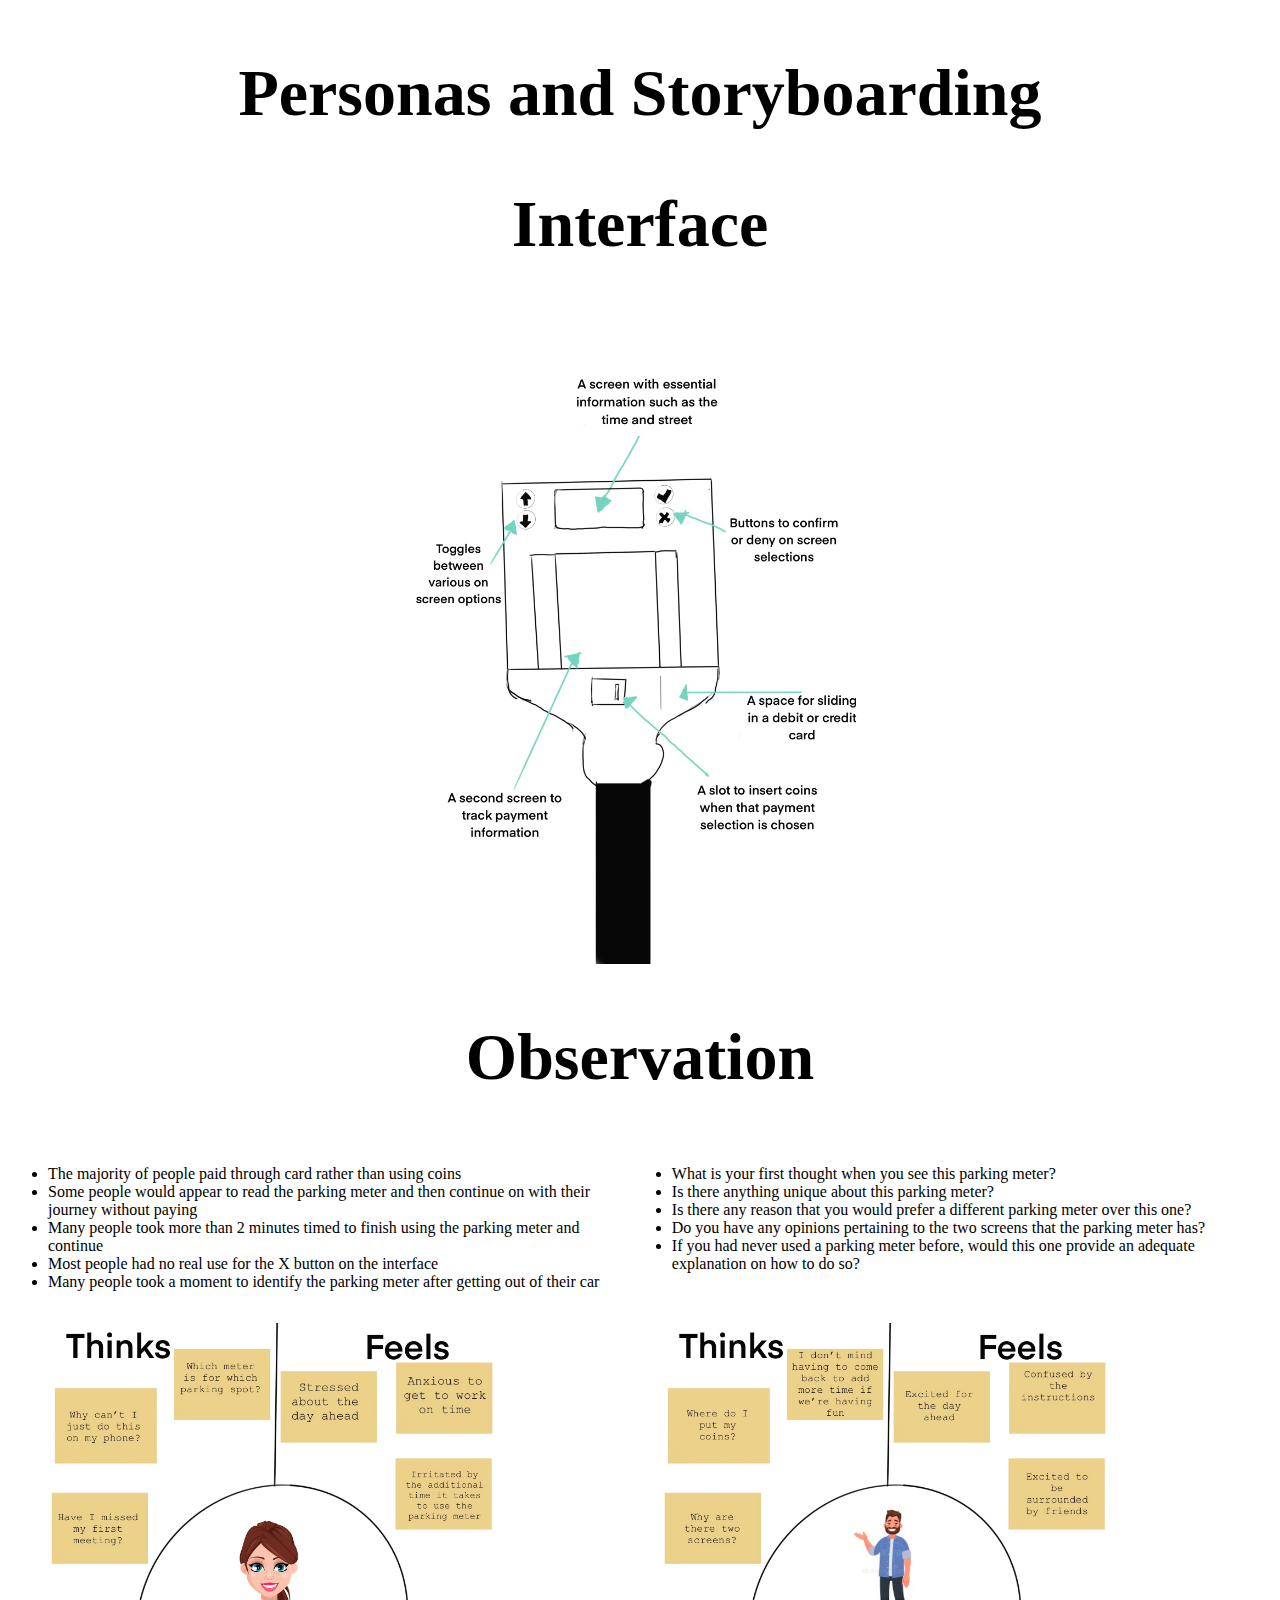
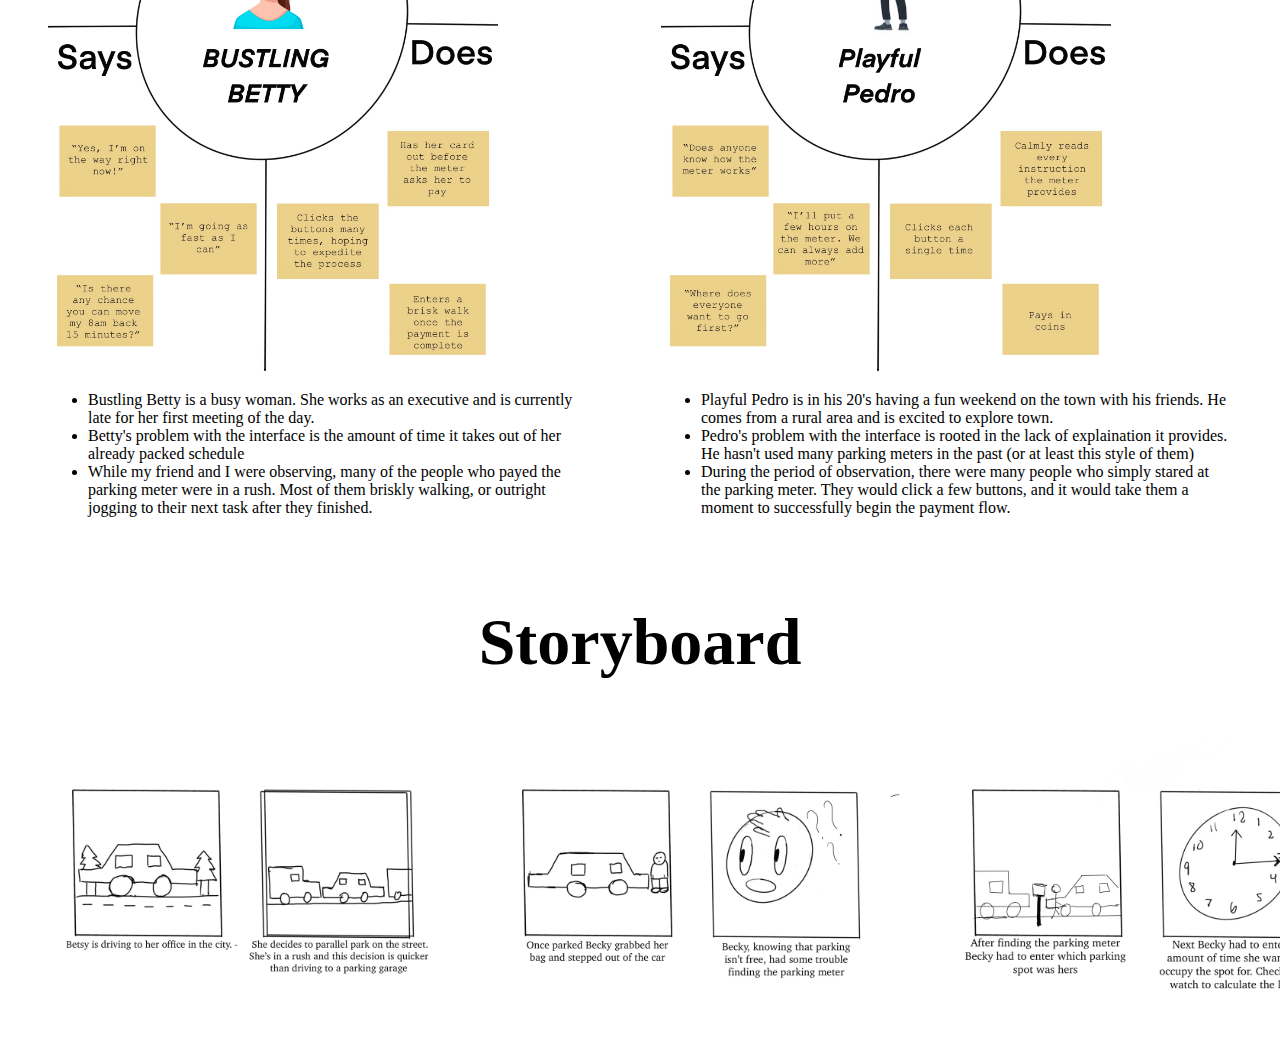
<file: index.html>
<!DOCTYPE html>
<html lang="en">
<head>
    <meta charset="UTF-8">
    <meta name="viewport" content="width=device-width, initial-scale=1.0">
    <title>Portfolio</title>
    <link rel="stylesheet" href="portfolio.css" /> 
</head>
<body>
    <!-- <h1 id="header">Portfolio</h1> -->
    <h2 id="observation">Personas and Storyboarding</h2>
    <h2 id="observation">Interface</h2>
    <img id="sketch" src="interface_sketch.jpg">
    <h2 id="observation">Observation</h2>
    <div id="alignment">
    <ul>
        <li>The majority of people paid through card rather than using coins</li>
        <li>Some people would appear to read the parking meter and then continue on with their journey without paying</li>
        <li>Many people took more than 2 minutes timed to finish using the parking meter and continue</li>
        <li>Most people had no real use for the X button on the interface</li>
        <li>Many people took a moment to identify the parking meter after getting out of their car</li>
    </ul>
    <ul>
        <li>What is your first thought when you see this parking meter?</li>
        <li>Is there anything unique about this parking meter? </li>
        <li>Is there any reason that you would prefer a different parking meter over this one?</li>
        <li>Do you have any opinions pertaining to the two screens that the parking meter has?</li>
        <li>If you had never used a parking meter before, would this one provide an adequate explanation on how to do so?</li>
    </ul>
</div>
    <!-- <div class="Empathy">
        <img class="Emap" src="Emap1.jpg">
        <figcaption>
            <ul>
                <li>Bustling Betty is a busy woman. She works as an executive and is currently late for her first meeting of the day.</li>
                <li>Betty's problem with the interface is the amount of time it takes out of her already packed schedule</li>
                <li>While my friend and I were observing, many of the people who payed the parking meter were in a rush. Most of them briskly walking, or outright jogging to their next task after they finished.</li>

        </ul>
    </figcaption>
        <img class="Emap" src="Emap2.jpg">
    </div> -->
<div class="aligns">
    <figure>
        <img class="Emap" src="Emap2.jpg">
        <figcaption>
            <ul>
                <li class="cap">Bustling Betty is a busy woman. She works as an executive and is currently late for her first meeting of the day.</li>
                <li class="cap">Betty's problem with the interface is the amount of time it takes out of her already packed schedule</li>
                <li class="cap">While my friend and I were observing, many of the people who payed the parking meter were in a rush. Most of them briskly walking, or outright jogging to their next task after they finished.</li>

        </ul>
    </figcaption>
</figure>
<figure>
        <img class="Emap" src="Emap1.jpg">
        <ul>
                <li class="cap">Playful Pedro is in his 20's having a fun weekend on the town with his friends. He comes from a rural area and is excited to explore town.</li>
                <li class="cap">Pedro's problem with the interface is rooted in the lack of explaination it provides. He hasn't used many parking meters in the past (or at least this style of them)</li>
                <li class="cap">During the period of observation, there were many people who simply stared at the parking meter. They would click a few buttons, and it would take them a moment to successfully begin the payment flow.</li>
            </ul>
    </figure>
</div>

<h2 id="observation">Storyboard</h2>
<div class="aligns">
<img  class="storyboard" src="first.jpg">
<img  class="storyboard" src="second.jpg">
<img  class="storyboard" src="third.jpg">
<img  class="storyboard" src="final_storyboard.jpg">
</div>
   
    
</body>
</html>
</file>
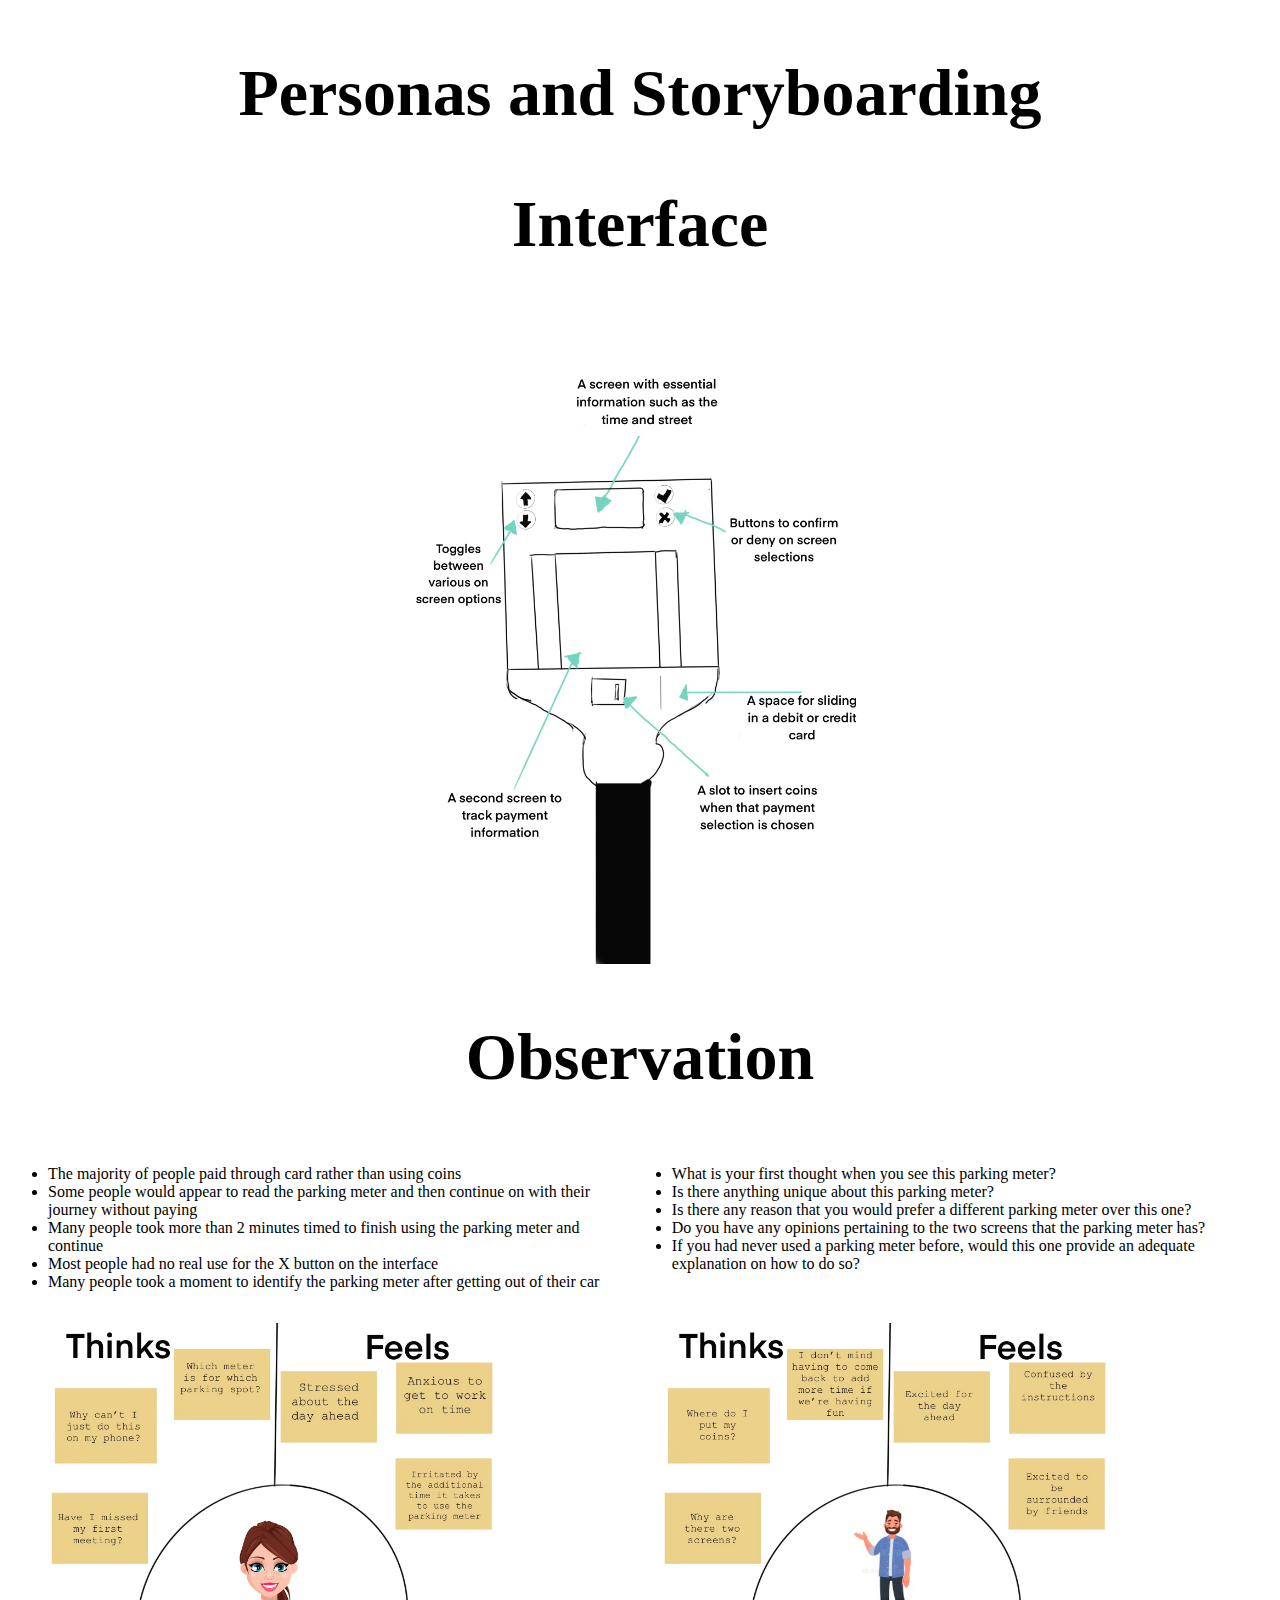
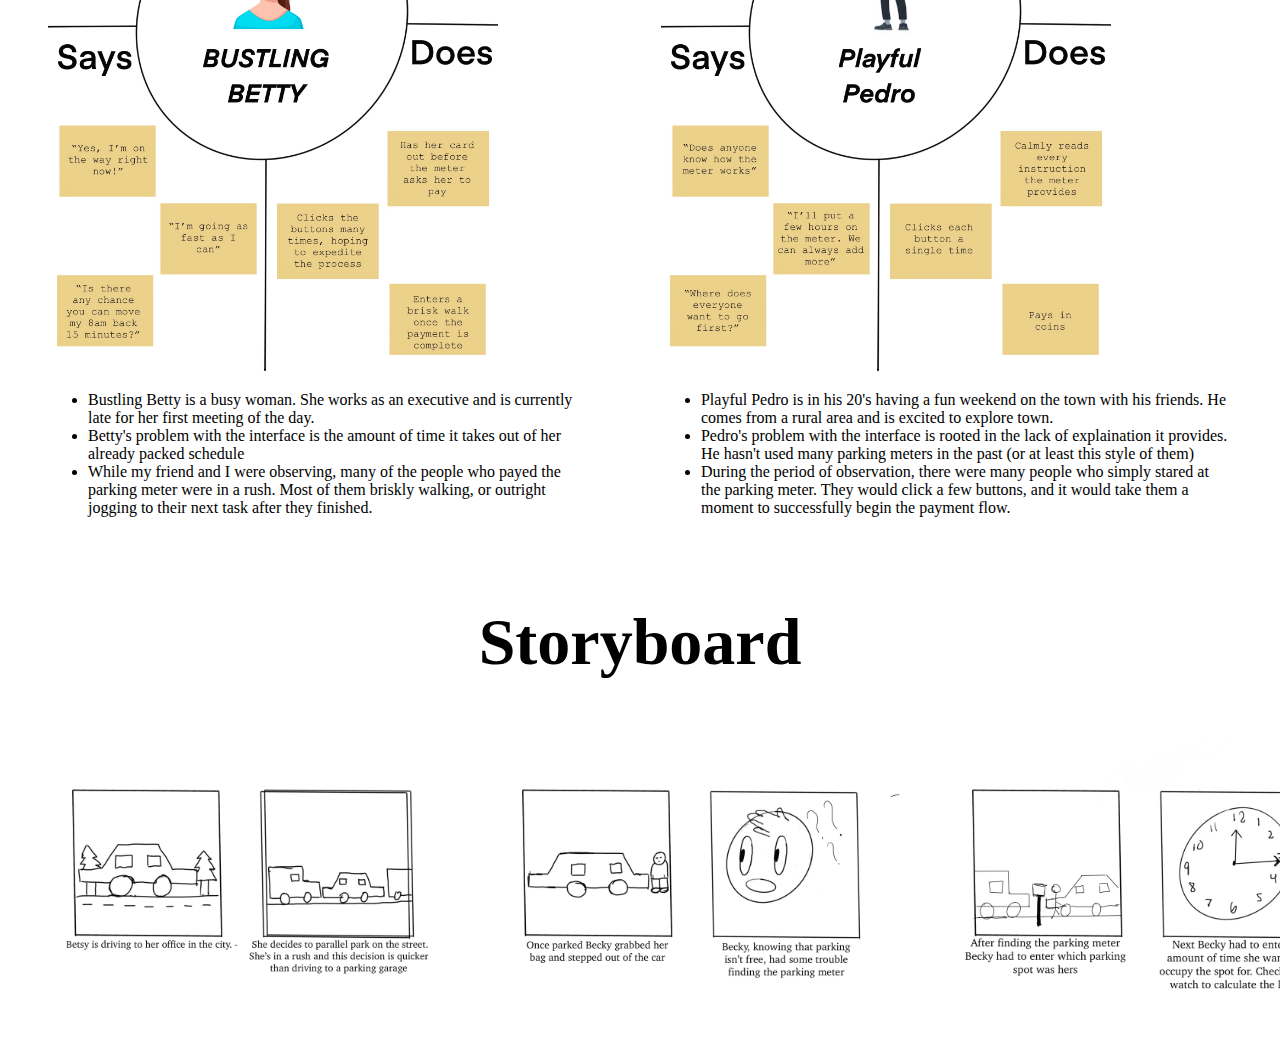
<file: portfolio-base.html>
<!DOCTYPE html>
<html lang="en">
<head>
    <meta charset="UTF-8">
    <meta name="viewport" content="width=device-width, initial-scale=1.0">
    <title>Portfolio</title>
    <link rel="stylesheet" href="portfolio.css" /> 
</head>
<body>
    <!-- <h1 id="header">Portfolio</h1> -->
    <h2 id="observation">Personas and Storyboarding</h2>
    <h2 id="observation">Interface</h2>
    <img id="sketch" src="interface_sketch.jpg">
    <h2 id="observation">Observation</h2>
    <div id="alignment">
    <ul>
        <li>The majority of people paid through card rather than using coins</li>
        <li>Some people would appear to read the parking meter and then continue on with their journey without paying</li>
        <li>Many people took more than 2 minutes timed to finish using the parking meter and continue</li>
        <li>Most people had no real use for the X button on the interface</li>
        <li>Many people took a moment to identify the parking meter after getting out of their car</li>
    </ul>
    <ul>
        <li>What is your first thought when you see this parking meter?</li>
        <li>Is there anything unique about this parking meter? </li>
        <li>Is there any reason that you would prefer a different parking meter over this one?</li>
        <li>Do you have any opinions pertaining to the two screens that the parking meter has?</li>
        <li>If you had never used a parking meter before, would this one provide an adequate explanation on how to do so?</li>
    </ul>
</div>
    <!-- <div class="Empathy">
        <img class="Emap" src="Emap1.jpg">
        <figcaption>
            <ul>
                <li>Bustling Betty is a busy woman. She works as an executive and is currently late for her first meeting of the day.</li>
                <li>Betty's problem with the interface is the amount of time it takes out of her already packed schedule</li>
                <li>While my friend and I were observing, many of the people who payed the parking meter were in a rush. Most of them briskly walking, or outright jogging to their next task after they finished.</li>

        </ul>
    </figcaption>
        <img class="Emap" src="Emap2.jpg">
    </div> -->
<div class="aligns">
    <figure>
        <img class="Emap" src="Emap2.jpg">
        <figcaption>
            <ul>
                <li class="cap">Bustling Betty is a busy woman. She works as an executive and is currently late for her first meeting of the day.</li>
                <li class="cap">Betty's problem with the interface is the amount of time it takes out of her already packed schedule</li>
                <li class="cap">While my friend and I were observing, many of the people who payed the parking meter were in a rush. Most of them briskly walking, or outright jogging to their next task after they finished.</li>

        </ul>
    </figcaption>
</figure>
<figure>
        <img class="Emap" src="Emap1.jpg">
        <ul>
                <li class="cap">Playful Pedro is in his 20's having a fun weekend on the town with his friends. He comes from a rural area and is excited to explore town.</li>
                <li class="cap">Pedro's problem with the interface is rooted in the lack of explaination it provides. He hasn't used many parking meters in the past (or at least this style of them)</li>
                <li class="cap">During the period of observation, there were many people who simply stared at the parking meter. They would click a few buttons, and it would take them a moment to successfully begin the payment flow.</li>
            </ul>
    </figure>
</div>

<h2 id="observation">Storyboard</h2>
<div class="aligns">
<img  class="storyboard" src="first.jpg">
<img  class="storyboard" src="second.jpg">
<img  class="storyboard" src="third.jpg">
<img  class="storyboard" src="final_storyboard.jpg">
</div>
   
    
</body>
</html>
</file>
<file: portfolio.css>
#header {
  margin: auto;
  width: 50%;
  border: 3px solid green;
  padding: 10px;
}
#sketch {
    /* display: flex;
    justify-content: center; */
    display: block;
    margin-left: auto;
  margin-right: auto;
    width:50%;
    max-width:450px;
}

#observation {
    text-align: center;
    font-size: 66px;
}
#alignment {
    display: flex;
    flex-direction: row;
}

.Empathy {
    display: flex;
    justify-content: space-around;

}

.Emap {
    /* display: flex;
    justify-content: center; */
    /* max-width: fit-content;
    max-height: fit-content; */

    width:100%;
    max-width:450px;

}
.aligns {
    display: flex;
    flex-direction: row;
}

.cap {
    overflow-wrap: break-word;
  word-wrap: break-word;
}

figure {
    display: inline-block;
}

.storyboard {
    display: flex;
  flex-direction: column;
  /*justify-content: space-between;*/
  max-width: 450px;
  max-height: 450px;
  background-color: lightblue;
  
}
</file>
